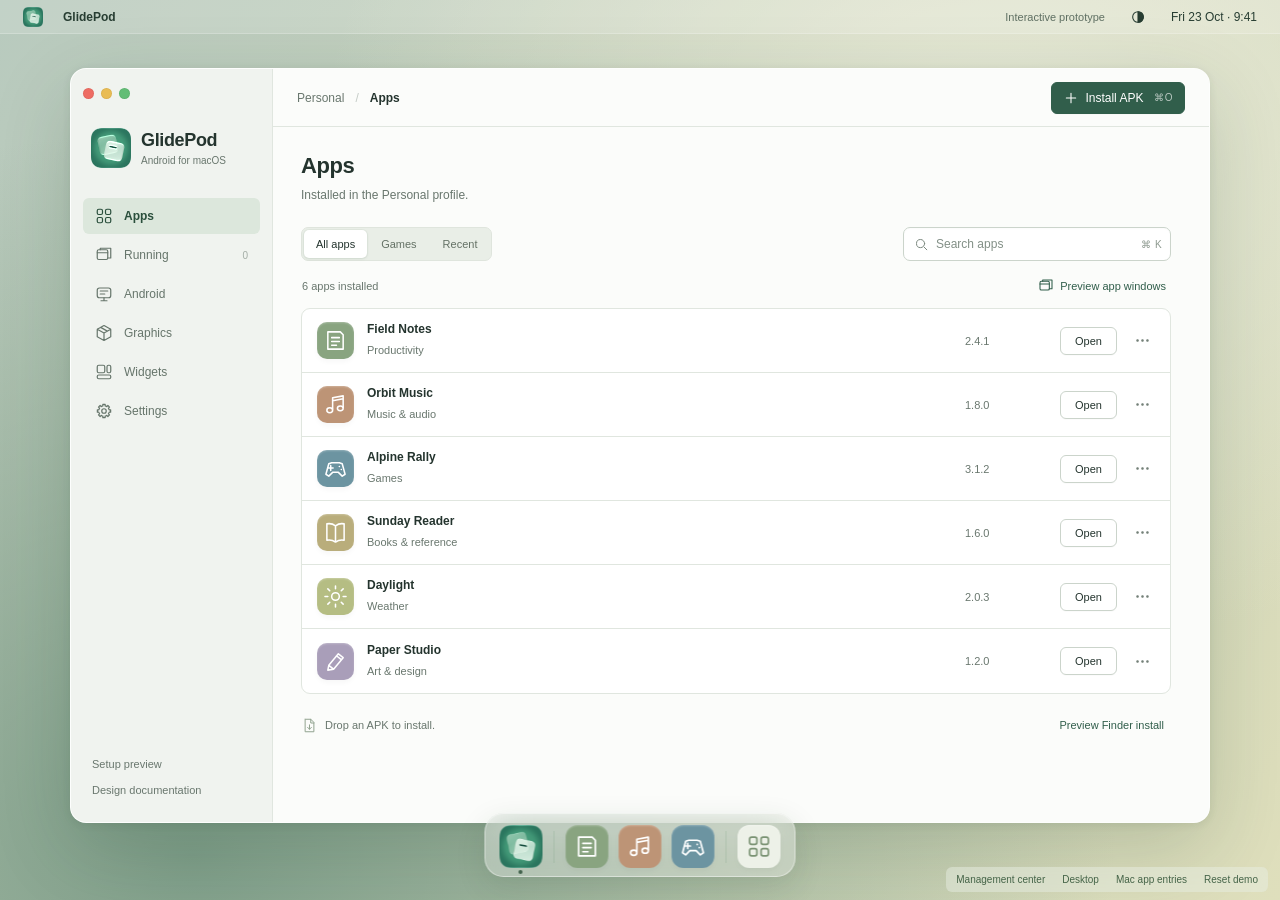
<file: .agents/prototype/index.html>
<!doctype html>
<html lang="en">
<head>
  <meta charset="utf-8">
  <meta name="viewport" content="width=device-width,initial-scale=1">
  <meta name="color-scheme" content="light dark">
  <title>GlidePod — interactive product prototype</title>
  <link rel="icon" type="image/png" href="assets/glidepod-icon-light.png">
  <link rel="stylesheet" href="styles.css">
  <link rel="stylesheet" href="controls.css">
</head>
<body>
  <header class="macbar"><div><img class="brand-mark small" src="assets/glidepod-icon-light.png" alt=""><strong>GlidePod</strong></div><div><span class="demo-badge">Interactive prototype</span><button id="theme-button" class="bar-button" aria-label="Toggle appearance"></button><span class="menutext">Fri 23 Oct · 9:41</span></div></header>
  <main id="center" class="center-window" aria-label="GlidePod management center">
    <aside class="sidebar">
      <div class="traffic" aria-label="Window controls"><button class="red" data-action="hide-center" aria-label="Close management center"></button><button class="yellow" data-action="hide-center" aria-label="Minimize management center"></button><button class="green" data-action="expand-center" aria-label="Expand management center"></button></div>
      <div class="wordmark"><img class="brand-mark" src="assets/glidepod-icon-light.png" alt=""><div><strong>GlidePod</strong><small>Android for macOS</small></div></div>
      <nav id="navigation" aria-label="Main navigation"></nav>
      <div class="sidebar-bottom"><button class="plain sidebar-link" data-action="setup"><span>Setup preview</span></button><a class="sidebar-link" href="../README.md" target="_blank" rel="noopener"><span>Design documentation</span></a></div>
    </aside>
    <section class="workspace"><header class="toolbar"><div><span class="breadcrumb" id="profile-label">Personal</span><span class="slash">/</span><strong id="page-label">Apps</strong></div><div class="toolbar-actions"><button class="button primary" data-action="install"><svg viewBox="0 0 24 24" aria-hidden="true"><path d="M12 5v14M5 12h14"/></svg>Install APK <kbd>⌘O</kbd></button></div></header><div id="page" class="page"></div></section>
  </main>
  <section id="android-windows" aria-label="Android application windows"></section>
  <section id="widget-panels" aria-label="Live Android widget panels"></section>
  <div id="dock" class="dock" aria-label="Desktop dock"></div>
  <div class="preview-controls"><button data-action="show-center">Management center</button><button data-action="desktop">Desktop</button><button data-action="entries">Mac app entries</button><button data-action="reset">Reset demo</button></div>
  <div id="toast" class="toast" role="status" aria-live="polite"></div>
  <dialog id="dialog" aria-labelledby="dialog-title"><div id="dialog-content"></div></dialog>
  <input type="file" id="apk-file" accept=".apk" hidden>
  <script src="app.js"></script>
</body>
</html>
</file>
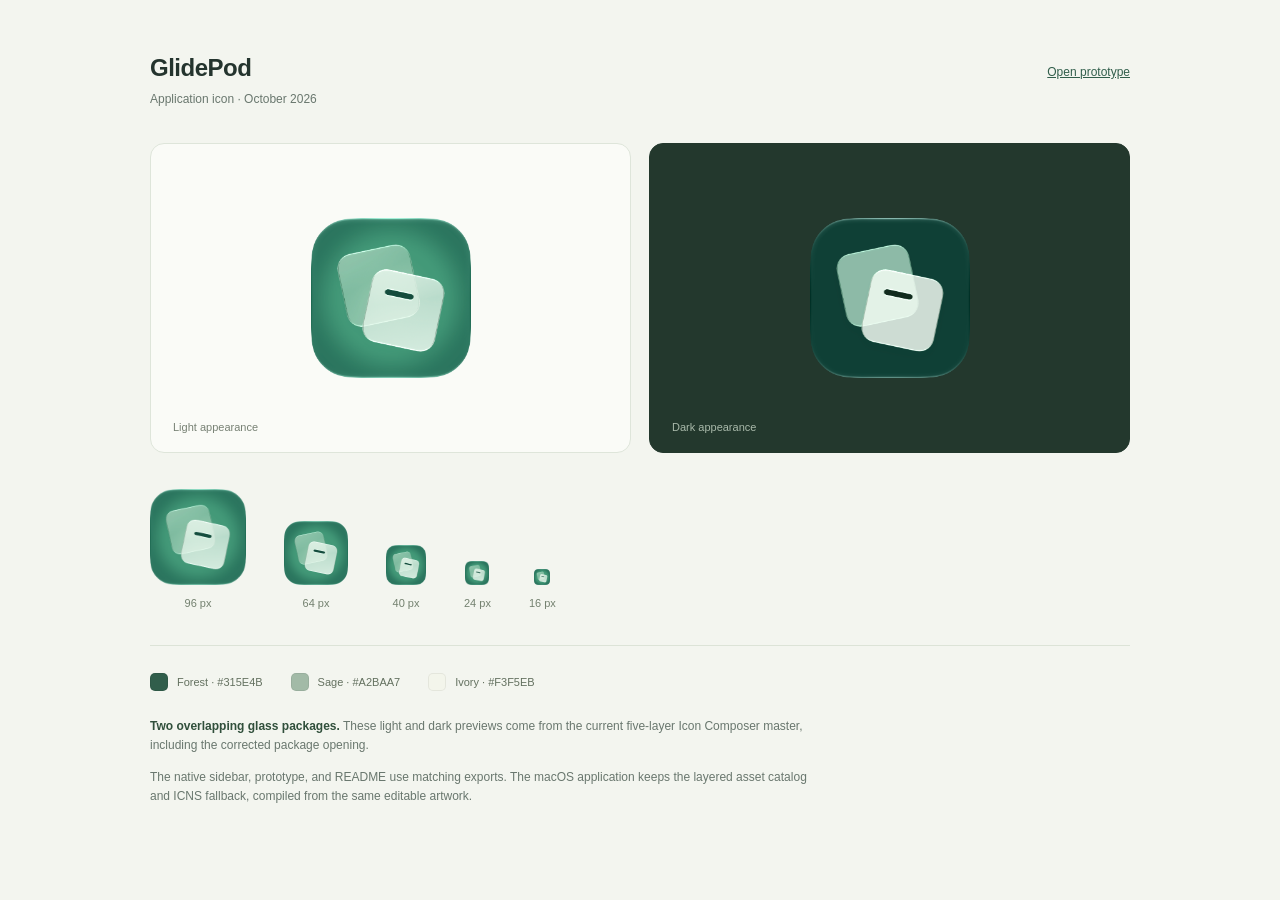
<file: .agents/prototype/assets/icon-preview.html>
<!doctype html>
<html lang="en">
<head>
  <meta charset="utf-8">
  <meta name="viewport" content="width=device-width, initial-scale=1">
  <title>GlidePod — icon study</title>
  <link rel="icon" href="glidepod-icon-light.png" type="image/png">
  <style>
    *{box-sizing:border-box}body{margin:0;padding:54px 6vw;background:#f3f5ef;color:#24342e;font:14px -apple-system,BlinkMacSystemFont,"Segoe UI",sans-serif}main{max-width:980px;margin:auto}header{display:flex;align-items:baseline;justify-content:space-between;margin-bottom:34px;gap:20px}h1{font-size:24px;font-weight:600;letter-spacing:-.5px;margin:0}p{color:#69776e;line-height:1.6}header p{font-size:12px;margin:8px 0 0}a{color:#315e4b;font-size:12px}a:focus-visible{outline:2px solid #709982;outline-offset:4px}.canvases{display:grid;grid-template-columns:1fr 1fr;gap:18px}.canvas{min-height:310px;border:1px solid #dee5da;border-radius:14px;display:grid;place-items:center;position:relative;background:#fafbf7}.canvas.dark{background:#23382d;border-color:#23382d}.canvas>img{width:160px;height:160px}.label{position:absolute;left:22px;bottom:19px;font-size:11px;color:#778174}.dark .label{color:#a9b9aa}.sizes{display:flex;gap:38px;align-items:flex-end;padding:36px 0;border-bottom:1px solid #dce3d7}.size{display:grid;justify-items:center;gap:12px;font-size:11px;color:#73806f}.symbol{margin-left:auto}.palette{display:flex;gap:28px;margin-top:27px;flex-wrap:wrap}.swatch{display:flex;align-items:center;gap:9px;font-size:11px;color:#647160}.swatch i{width:18px;height:18px;display:block;border-radius:5px;border:1px solid #00000010}footer{margin-top:26px;max-width:660px;font-size:12px}footer strong{font-weight:550;color:#304f3b}@media(max-width:650px){body{padding:28px 22px}.canvases{grid-template-columns:1fr}.canvas{min-height:250px}.sizes{gap:20px;flex-wrap:wrap}.symbol{margin-left:0}header{align-items:flex-start}header a{white-space:nowrap}}
  </style>
</head>
<body><main>
  <header><div><h1>GlidePod</h1><p>Application icon · October 2026</p></div><a href="../index.html">Open prototype</a></header>
  <div class="canvases">
    <div class="canvas"><img src="glidepod-icon-light.png" alt="GlidePod: two overlapping glass packages on a forest background"><span class="label">Light appearance</span></div>
    <div class="canvas dark"><img src="glidepod-icon-dark.png" alt="GlidePod icon on a dark background"><span class="label">Dark appearance</span></div>
  </div>
  <div class="sizes">
    <div class="size"><img src="glidepod-icon-light.png" width="96" height="96" alt="96 pixel icon"><span>96 px</span></div>
    <div class="size"><img src="glidepod-icon-light.png" width="64" height="64" alt="64 pixel icon"><span>64 px</span></div>
    <div class="size"><img src="glidepod-icon-light.png" width="40" height="40" alt="40 pixel icon"><span>40 px</span></div>
    <div class="size"><img src="glidepod-icon-light.png" width="24" height="24" alt="24 pixel icon"><span>24 px</span></div>
    <div class="size"><img src="glidepod-icon-light.png" width="16" height="16" alt="16 pixel icon"><span>16 px</span></div>
  </div>
  <div class="palette"><span class="swatch"><i style="background:#315e4b"></i>Forest · #315E4B</span><span class="swatch"><i style="background:#a2baa7"></i>Sage · #A2BAA7</span><span class="swatch"><i style="background:#f3f5eb"></i>Ivory · #F3F5EB</span></div>
  <footer><p><strong>Two overlapping glass packages.</strong> These light and dark previews come from the current five-layer Icon Composer master, including the corrected package opening.</p><p>The native sidebar, prototype, and README use matching exports. The macOS application keeps the layered asset catalog and ICNS fallback, compiled from the same editable artwork.</p></footer>
</main></body>
</html>
</file>
<file: .agents/prototype/styles.css>
:root{color-scheme:light;--bg:#fafbf9;--panel:#fff;--side:#f1f4f1;--text:#24342e;--muted:#79857e;--line:#e6ebe6;--accent:#315e4b;--accent-light:#e8f1e8;--shadow:0 26px 80px #163a2530,0 2px 8px #162b1715;--danger:#b84b46;--warn:#a66e24;--radius:13px;font-family:-apple-system,BlinkMacSystemFont,"Segoe UI",sans-serif;font-size:13px}
*{box-sizing:border-box}body{margin:0;color:var(--text);background:#b7c7ac;min-height:100vh;background-image:radial-gradient(ellipse at 78% 16%,#e8ead7 0,transparent 48%),radial-gradient(ellipse at 15% 95%,#809f8a 0,transparent 60%),linear-gradient(125deg,#b8cabe,#dfdfbc);overflow-x:hidden}button,input,select{font:inherit}button,a,input,select{-webkit-tap-highlight-color:transparent}button{cursor:pointer;color:inherit}button:disabled{opacity:.4;cursor:not-allowed}button:focus-visible,a:focus-visible,input:focus-visible,select:focus-visible{outline:3px solid #659580;outline-offset:3px}button{border:0}a{color:var(--accent);text-decoration:none}button,input,select{transition:background .15s,border-color .15s,box-shadow .15s}button:hover:not(:disabled){filter:brightness(.97)}button:active:not(:disabled){transform:translateY(1px)}h1,h2,h3,p{margin-top:0}h1{font-size:29px;letter-spacing:-1px;font-weight:650;margin-bottom:9px}h2{font-size:18px;letter-spacing:-.3px;font-weight:650}h3{font-size:14px;font-weight:650}p{line-height:1.65;color:var(--muted)}small{font-size:11px}kbd{font:10px -apple-system,sans-serif;opacity:.55;margin-left:8px}svg{width:19px;height:19px;fill:none;stroke:currentColor;stroke-width:1.6;stroke-linecap:round;stroke-linejoin:round}hr{border:0;border-top:1px solid var(--line);margin:22px 0}.macbar{height:34px;background:#ffffff38;border-bottom:1px solid #ffffff35;display:flex;align-items:center;justify-content:space-between;padding:0 23px;font-size:12px;color:#273d32}.macbar>div{display:flex;align-items:center;gap:20px}.bar-button{background:transparent;font-size:20px;padding:0}.demo-badge{font-size:9px;font-weight:700;letter-spacing:1.3px;opacity:.62}.brand-mark{background:#345d49;color:#fff;border-radius:13px;display:inline-grid;place-items:center;flex:none;width:37px;height:37px;font-family:Georgia,serif;font-size:35px;font-style:italic;line-height:1;padding:0 2px 8px 0;box-shadow:inset 0 1px 1px #ffffff50}.brand-mark.small{width:19px;height:19px;border-radius:6px;font-size:20px;padding-bottom:5px}.desktop-label{position:absolute;top:14vh;left:9vw;color:#3b5545;pointer-events:none}.desktop-label>span{font-size:10px;letter-spacing:2px;opacity:.65}.desktop-label h1{font-family:Georgia,serif;font-size:51px;font-weight:400;margin:18px 0 10px}.desktop-label p{color:#45644e}.center-window{position:relative;width:min(1140px,calc(100vw - 90px));height:min(760px,calc(100vh - 145px));min-height:560px;margin:34px auto 110px;display:flex;border-radius:16px;overflow:hidden;border:1px solid #ffffffa0;box-shadow:var(--shadow);background:var(--bg);z-index:10}.center-window.expanded{width:calc(100vw - 24px);height:calc(100vh - 100px);margin-top:12px}.sidebar{width:208px;flex:none;display:flex;flex-direction:column;background:var(--side);border-right:1px solid var(--line);padding:20px 14px}.traffic{display:flex;gap:7px;align-items:center}.traffic button{width:11px;height:11px;border-radius:50%;padding:0;box-shadow:inset 0 0 0 1px #0000000d}.red{background:#ee6c63}.yellow{background:#e9bc54}.green{background:#62bd75}.wordmark{display:flex;gap:11px;margin:31px 9px 34px;align-items:center}.wordmark strong{display:block;font-size:19px;letter-spacing:-.6px}.wordmark small{display:block;font-size:7px;letter-spacing:1.3px;margin-top:5px;color:var(--muted)}nav{display:flex;flex-direction:column;gap:5px}nav button{display:flex;align-items:center;gap:12px;text-align:left;padding:11px 13px;border-radius:8px;background:transparent;color:#66756b}nav button.active{background:#dee9df;color:#2a4f3c;font-weight:650}nav button .count{margin-left:auto;font-size:10px;opacity:.55}.sidebar-bottom{margin-top:auto}.dot{display:inline-block;width:6px;height:6px;border-radius:50%;background:#81a48b}.dot.off{background:#9aa39c}.dot.warn{background:#c18d49}.sidebar-link{padding:8px 11px;display:flex;gap:9px;background:transparent;font-size:11px;color:var(--muted);text-align:left}.build-label{display:block;color:#a3ada5;letter-spacing:1px;font-size:8px;padding:16px 11px 0}.workspace{flex:1;min-width:0;display:flex;flex-direction:column}.toolbar{height:68px;flex:none;border-bottom:1px solid var(--line);display:flex;align-items:center;justify-content:space-between;padding:0 30px;font-size:11px}.toolbar>div{display:flex;align-items:center;gap:13px}.breadcrumb{color:var(--muted)}.slash{color:#c4cbc6}.toolbar-actions{gap:13px!important}.button{padding:9px 14px;border-radius:7px;font-size:11px;font-weight:550;background:var(--panel);border:1px solid var(--line);display:inline-flex;align-items:center;justify-content:center;gap:5px;white-space:nowrap;min-height:33px}.button.primary{background:var(--accent);color:white;border-color:var(--accent)}.button.soft{background:var(--accent-light);border-color:transparent;color:var(--accent)}.button.danger{color:var(--danger);border-color:#dfb9b5}.button.link{border:0;color:var(--accent);background:transparent;padding:6px}.icon-button{background:transparent;border-radius:6px;font-size:18px;color:var(--muted);padding:6px}.plain{background:transparent}.page{padding:29px 31px 26px;overflow:auto;flex:1;scrollbar-width:thin}.eyebrow{font-size:9px;letter-spacing:1.7px;font-weight:650;color:#84918a;margin-bottom:12px}.page-heading{display:flex;justify-content:space-between;gap:16px;align-items:flex-end;margin-bottom:24px}.page-heading p{font-size:12px;margin:0}.page-heading h1{margin-bottom:8px}.title-aside{font-size:10px;color:var(--muted);padding-bottom:4px;white-space:nowrap}.hero{display:flex;align-items:center;justify-content:space-between;background:#eaf0e7;border:1px solid #e1e9df;border-radius:12px;padding:24px 25px;margin-bottom:26px;overflow:hidden;position:relative;min-height:142px}.hero h2{font-size:20px;margin-bottom:7px;letter-spacing:-.6px}.hero p{font-size:11px;max-width:290px;margin-bottom:13px;color:#748376}.hero-art{width:175px;height:114px;position:relative;flex:none;margin:0 7px}.mini-window{position:absolute;width:89px;height:97px;background:#fdfefb;border-radius:9px;box-shadow:0 10px 25px #305b3920;border:1px solid #d8e3d4;transform:rotate(-8deg);left:7px;top:3px;padding:11px}.mini-window.front{left:75px;top:19px;transform:rotate(9deg);background:#f5f4e9}.mini-window .tiny-bar{width:25px;height:4px;background:#dbe6d8;border-radius:3px;margin-bottom:14px}.tiny-icon{width:30px;height:30px;background:#8dac87;border-radius:9px;display:grid;place-items:center;color:#fff;font-size:18px;margin:0 auto 12px}.tiny-lines{height:3px;background:#dce5d9;border-radius:4px;margin:6px auto;width:80%}.library-tools{display:flex;align-items:center;justify-content:space-between;margin-bottom:20px;gap:10px}.segmented{display:inline-flex;padding:3px;background:var(--side);border-radius:8px;gap:2px}.segmented button{background:transparent;border-radius:6px;font-size:10px;color:var(--muted);padding:6px 11px}.segmented button.active{background:var(--panel);box-shadow:0 1px 4px #163a2512;color:var(--text);font-weight:600}.search{position:relative}.search input{width:195px;padding:8px 12px 8px 28px;border:1px solid var(--line);border-radius:7px;background:var(--panel);color:var(--text);font-size:10px}.search span{position:absolute;left:10px;top:8px;color:var(--muted)}.app-grid{display:grid;grid-template-columns:repeat(3,minmax(0,1fr));gap:12px}.app-card{border:1px solid var(--line);background:var(--panel);padding:17px;border-radius:11px;position:relative;min-width:0;transition:transform .15s,box-shadow .15s}.app-card:hover{transform:translateY(-2px);box-shadow:0 7px 18px #2347350a}.app-card-head{display:flex;align-items:flex-start;justify-content:space-between;margin-bottom:15px}.app-icon{width:43px;height:43px;flex:none;display:grid;place-items:center;border-radius:12px;box-shadow:inset 0 1px 2px #ffffff45,0 3px 5px #00000008;color:#fff;font-size:22px}.app-icon svg{width:25px;height:25px;stroke-width:1.6}.app-card h3{font-size:12px;margin:0 0 5px;overflow:hidden;text-overflow:ellipsis;white-space:nowrap}.app-card p{font-size:10px;margin:0}.app-card-foot{display:flex;justify-content:space-between;align-items:center;margin-top:15px;gap:7px}.app-card-foot .button{font-size:10px;padding:5px 12px;min-height:27px}.tag{font-size:8px;color:var(--muted);display:inline-flex;align-items:center;gap:5px}.tag.live{color:#638269}.more{background:transparent;font-size:16px;letter-spacing:1px;color:#9ba59e;padding:0 2px}.install-strip{margin-top:20px;display:flex;align-items:center;gap:12px;border:1px dashed #d1dbd2;border-radius:9px;padding:13px 16px;color:var(--muted);font-size:10px}.install-strip svg{color:#91a38f}.install-strip button{margin-left:auto;font-size:10px;white-space:nowrap}.center-footer{height:34px;flex:none;border-top:1px solid var(--line);display:flex;justify-content:space-between;padding:0 25px;align-items:center;font-size:9px;color:#94a096;background:var(--bg)}.center-footer>span:first-child{display:flex;align-items:center;gap:7px}.card{background:var(--panel);border:1px solid var(--line);border-radius:12px;padding:20px;margin-bottom:17px}.card h2{font-size:14px;margin-bottom:6px}.card>p{font-size:11px;margin-bottom:18px}.card-head{display:flex;align-items:center;justify-content:space-between;gap:10px;margin-bottom:16px}.card-head h2{margin:0}.row{display:flex;align-items:center;justify-content:space-between;gap:18px;padding:15px 0;border-bottom:1px solid var(--line)}.row:last-child{border-bottom:0;padding-bottom:0}.row:first-child{padding-top:0}.row strong{font-size:12px;display:block;margin-bottom:5px}.row p{margin:0;font-size:10px;max-width:390px}.row-actions{display:flex;align-items:center;gap:8px;flex:none}.stat-grid{display:grid;grid-template-columns:repeat(3,1fr);gap:12px;margin:20px 0}.stat{padding:16px;border:1px solid var(--line);border-radius:10px;background:var(--panel)}.stat>span{font-size:10px;color:var(--muted)}.stat strong{display:block;font-size:24px;letter-spacing:-1px;margin:9px 0}.stat small{font-size:9px;color:var(--muted)}.state-pill{display:inline-flex;gap:6px;align-items:center;padding:5px 9px;border-radius:30px;background:var(--accent-light);font-size:10px;color:var(--accent)}.state-pill.off{background:var(--side);color:var(--muted)}.notice{border-radius:8px;background:#f6f1e6;color:#9b7b46;padding:12px 14px;font-size:11px;line-height:1.65;margin:15px 0}.notice.info{background:var(--accent-light);color:#5c7b63}.notice.error{background:#f9ebe9;color:#a65c55}.two-columns{display:grid;grid-template-columns:1fr 1fr;gap:15px}.two-columns .card{margin:0}.setting-input{border:1px solid var(--line);border-radius:6px;background:var(--bg);color:var(--text);padding:7px 9px;font-size:11px;max-width:180px}.toggle{position:relative;width:32px;height:19px;background:#d3dad3;border-radius:20px;padding:2px;flex:none}.toggle:after{content:"";position:absolute;left:2px;top:2px;background:#fff;border-radius:50%;width:15px;height:15px;box-shadow:0 1px 3px #0002;transition:left .15s}.toggle[aria-checked=true]{background:#4e775e}.toggle[aria-checked=true]:after{left:15px}.choices{display:grid;grid-template-columns:repeat(3,1fr);gap:10px;margin-top:18px}.choice{text-align:left;border:1px solid var(--line);background:var(--bg);padding:15px;border-radius:9px}.choice.active{border-color:#83a68e;background:var(--accent-light)}.choice strong{display:block;font-size:11px;margin-bottom:8px}.choice small{font-size:9px;color:var(--muted);line-height:1.5}.code-line{font:10px ui-monospace,SFMono-Regular,monospace;color:var(--muted);padding:11px;background:var(--bg);border-radius:7px;overflow-wrap:anywhere}.empty{text-align:center;padding:45px 15px}.empty h2{margin-top:15px}.empty p{font-size:12px}.running-row{display:flex;align-items:center;gap:13px}.running-row .row-actions{margin-left:auto}.widget-preview{background:#edf0e1;border-radius:13px;padding:18px;min-height:130px;color:#4e6646;margin:18px 0}.widget-preview strong{font-size:34px;display:block;letter-spacing:-1px}.widget-preview small{font-size:10px}.widget-preview.weather{background:linear-gradient(145deg,#e8ecda,#d6e2cf)}.widget-preview.music{background:#e9e3d9;color:#8a725c}.widget-preview .widget-symbol{float:right;font-size:40px;opacity:.65}.widget-card .button{width:100%}.desktop-widget{position:absolute;width:230px;top:130px;right:40px;z-index:8;border-radius:17px;box-shadow:0 10px 40px #233c2920;background:#e3e9d8;padding:18px;color:#476444}.desktop-widget .widget-preview{margin:0;padding:3px 0;background:transparent;min-height:100px}.widget-top{display:flex;justify-content:space-between;font-size:10px;align-items:center;margin-bottom:8px}.widget-top button{background:transparent;color:inherit;font-size:17px}.desktop-widget small{font-size:9px}.dock{position:fixed;left:50%;bottom:23px;transform:translateX(-50%);display:flex;gap:10px;align-items:center;padding:11px 14px 8px;border-radius:19px;background:#ffffff50;border:1px solid #ffffff70;box-shadow:0 10px 30px #23432b20;backdrop-filter:blur(20px);z-index:700}.dock button{background:transparent;padding:0;position:relative}.dock .app-icon,.dock .brand-mark{width:43px;height:43px}.dock .dot{position:absolute;bottom:-6px;left:19px;width:4px;height:4px;background:#42624c}.dock-divider{height:32px;width:1px;background:#7193743c;margin:0 1px}.preview-controls{position:fixed;bottom:8px;right:12px;display:flex;gap:3px;z-index:701;padding:3px;border-radius:6px;background:#e8eee35c;backdrop-filter:blur(10px)}.preview-controls button{background:transparent;padding:4px 7px;font-size:9px;color:#456448;border-radius:3px}.toast{position:fixed;left:50%;bottom:105px;transform:translateX(-50%) translateY(20px);background:#263d31f2;border:1px solid #ffffff25;color:#f8fcf6;box-shadow:0 10px 30px #1232;border-radius:9px;padding:12px 19px;z-index:10000;font-size:12px;opacity:0;pointer-events:none;transition:opacity .2s,transform .2s;max-width:90vw}.toast.show{opacity:1;transform:translateX(-50%) translateY(0)}dialog{width:470px;border:1px solid var(--line);border-radius:16px;padding:27px;background:var(--panel);color:var(--text);box-shadow:0 30px 100px #0a251b50;max-height:88vh;overflow:auto}dialog::backdrop{background:#2033293a;backdrop-filter:blur(5px)}dialog h2{font-size:21px;margin:10px 0}dialog p{font-size:12px}dialog .dialog-top{display:flex;justify-content:space-between;align-items:center}dialog .dialog-actions{display:flex;justify-content:flex-end;gap:8px;margin-top:24px}dialog .row{padding:10px 0}dialog .row span{font-size:11px;color:var(--muted)}dialog .row strong{font-size:11px;margin:0;text-align:right;overflow-wrap:anywhere}dialog label{display:block;font-size:11px;color:var(--muted);margin:13px 0 5px}dialog select{width:100%;max-width:none}dialog .close-dialog{background:var(--side);border-radius:50%;width:25px;height:25px;font-size:16px;color:var(--muted)}.file-drop{padding:25px 15px;border:1px dashed #b8c9bc;background:var(--bg);border-radius:10px;text-align:center}.file-drop svg{width:30px;height:30px;margin-bottom:12px;color:#72997d}.file-drop strong{display:block;margin-bottom:8px;font-size:13px}.file-drop p{font-size:10px;margin-bottom:13px}.progress-track{height:6px;background:var(--side);border-radius:10px;margin:20px 0;overflow:hidden}.progress-track>div{height:100%;width:10%;background:#6e9879;transition:width .4s;border-radius:10px}.step-list{list-style:none;margin:18px 0 0;padding:0}.step-list li{font-size:12px;padding:10px 0;color:var(--muted);border-bottom:1px solid var(--line)}.step-list li:before{content:"✓";margin-right:12px;color:#769c7c}.entries-grid{display:grid;grid-template-columns:repeat(3,1fr);gap:23px 15px;padding:20px 0}.entries-grid button{display:flex;align-items:center;flex-direction:column;gap:10px;background:transparent;font-size:11px}.entries-grid .app-icon{width:52px;height:52px}.android-window{position:absolute;top:120px;left:22%;width:345px;height:520px;min-width:260px;min-height:300px;background:var(--panel);border:1px solid #ffffffb0;border-radius:13px;overflow:hidden;box-shadow:var(--shadow);resize:both;display:flex;flex-direction:column;z-index:30}.android-window.game{width:650px;height:415px}.android-window.maximized{position:fixed!important;left:15px!important;top:45px!important;width:calc(100vw - 30px)!important;height:calc(100vh - 140px)!important}.window-title{height:39px;flex:none;background:var(--side);border-bottom:1px solid var(--line);display:flex;align-items:center;padding:0 12px;gap:9px;user-select:none;cursor:grab;touch-action:none}.window-title .traffic{gap:6px}.window-title .traffic button{width:10px;height:10px}.window-title>strong{font-size:10px;text-align:center;flex:1}.window-title>.plain{font-size:14px;color:var(--muted);padding:2px 5px}.android-content{flex:1;overflow:auto;background:#fdfcf8;color:#3f453c}.android-footer{height:23px;flex:none;display:flex;align-items:center;justify-content:space-between;padding:0 11px;font-size:8px;background:var(--side);color:var(--muted)}.note-screen{padding:23px}.note-screen .eyebrow{font-size:8px}.note-screen h2{font:29px Georgia,serif;letter-spacing:-.7px}.note-screen p{font-size:11px;color:#8c8b7c}.note-line{padding:17px 0;border-top:1px solid #eae8de}.note-line strong{font-size:12px;display:block;margin-bottom:7px}.note-line p{font-size:10px;margin:0;line-height:1.6}.note-input{width:100%;border:0;border-bottom:1px solid #d9ddcd;padding:10px 0;background:transparent;color:#59654c;font-size:11px;outline-offset:2px}.music-screen{padding:22px;background:#f7f0e9;min-height:100%;color:#735c4d}.album-art{height:180px;border-radius:10px;background:radial-gradient(circle at 30% 60%,#b5bd9a 0 25%,transparent 26%),radial-gradient(circle at 70% 25%,#c58b6f 0 32%,transparent 33%),linear-gradient(25deg,#a79f85,#ded1b7);position:relative;overflow:hidden;margin:15px 0 22px}.album-art:after{content:"slow\a mornings";white-space:pre;font:italic 36px Georgia,serif;position:absolute;left:20px;bottom:20px;color:#fff9;line-height:.95}.music-screen h2{font-size:18px}.play-controls{display:flex;justify-content:center;gap:30px;align-items:center;margin:20px 0}.play-controls button{background:transparent;color:#826654;font-size:20px}.play-controls .play{border-radius:50%;background:#a88b6e;color:#fff;width:46px;height:46px}.music-progress{height:3px;background:#e1d5c5;margin-top:22px}.music-progress:before{content:"";display:block;width:34%;height:3px;background:#ad8b6d}.game-screen{height:100%;min-height:260px;background:linear-gradient(#a9c6c0 0 56%,#d4d8ba 56%);position:relative;overflow:hidden;color:#fff}.game-screen .sun{position:absolute;right:18%;top:13%;width:52px;height:52px;border-radius:50%;background:#fff4cb;box-shadow:0 0 50px #f7f2ca60}.mountain{position:absolute;width:260px;height:260px;background:#8ea89b;transform:rotate(45deg);left:30px;top:41%;border-radius:10px}.mountain.second{left:240px;top:31%;background:#a0b7a7}.road{position:absolute;bottom:-5%;left:27%;width:46%;height:50%;background:#7c9084;clip-path:polygon(44% 0,56% 0,100% 100%,0 100%)}.road:after{content:"";position:absolute;left:49%;width:3px;top:0;bottom:0;background:repeating-linear-gradient(to bottom,#e8e1b9 0 18px,transparent 18px 40px);animation:road 1s linear infinite}.car{position:absolute;bottom:28px;left:calc(50% - 20px);width:40px;height:57px;border-radius:10px 10px 8px 8px;background:#d47456;border:3px solid #b76a50;box-shadow:0 6px 9px #30413250;transition:left .12s}.car:before{content:"";position:absolute;left:4px;right:4px;top:8px;height:16px;border-radius:4px;background:#b9cdba}.game-hud{position:absolute;top:20px;left:24px;right:24px;display:flex;justify-content:space-between;font-size:10px;letter-spacing:1px}.game-caption{position:absolute;bottom:14px;left:18px;font-size:9px;color:#e7eddf}.game-capture{position:absolute;bottom:13px;right:15px;background:#f1f3dfc9;padding:7px 12px;font-size:9px;color:#425644;border-radius:5px}.game-hud strong{font-size:25px;display:block;letter-spacing:-1px;margin-top:6px}.game-error{padding:35px;text-align:center;background:var(--panel);color:var(--text);height:100%}.reading-screen{padding:25px;background:#f1f1e6;min-height:100%}.reading-screen h2{font:27px Georgia,serif;color:#585f4e}.reading-screen p{font:13px/1.9 Georgia,serif;color:#7c806d}.article-rule{width:35px;height:2px;background:#b2b89c;margin:25px 0}.drop-active:after{content:"Drop an APK to preview installation";display:grid;place-items:center;position:fixed;inset:40px 30px 85px;border:3px dashed #527c5e;background:#e5eee8ed;border-radius:20px;color:#34593e;font-size:26px;z-index:9000;pointer-events:none}.mobile-only{display:none}
@keyframes road{to{background-position:0 40px}}@media(prefers-reduced-motion:reduce){*,*:before,*:after{animation:none!important;transition:none!important}}
.wordmark small{white-space:nowrap;letter-spacing:1px}
body.dark nav button{color:#acb8aa}body.dark .button.primary{background:#91b39a;border-color:#91b39a;color:#1c3022}body.dark .button.soft{color:#b4d4ba}body.dark .desktop-widget .button.soft{color:#d0e6d3}
@media(min-width:1500px){.center-window:not(.expanded){height:min(760px,calc(100vh - 200px));min-height:500px}}
body.dark{color-scheme:dark;--bg:#202923;--panel:#28322b;--side:#242e27;--text:#e0e7dd;--muted:#98a596;--line:#374239;--accent:#6d977a;--accent-light:#334536;background:#273d31;background-image:radial-gradient(ellipse at 80% 20%,#5b6850,transparent 60%)}body.dark .macbar{color:#d6dfcf}body.dark .hero{background:#344431;border-color:#3c5038}body.dark .hero p{color:#a4b09a}body.dark nav button.active{background:#3a503e;color:#c5dbc6}body.dark .notice{background:#463e2f;color:#d0b78a}body.dark .notice.error{background:#493330;color:#db9d95}body.dark .preview-controls{background:#233a2ec9}body.dark .preview-controls button{color:#c7dcc8}body.dark .desktop-label{color:#b3c8ac}body.dark .desktop-label p{color:#94ad90}
@media(min-width:1500px){.center-window{margin-top:65px}}@media(max-height:780px) and (min-width:701px){.center-window{margin-top:20px;min-height:520px;height:calc(100vh - 125px)}.page{padding-top:24px}.hero{padding:17px 23px;min-height:125px}.hero-art{height:101px;transform:scale(.9)}.app-card{padding:13px}.app-card-head{margin-bottom:10px}.app-card-foot{margin-top:12px}.page-heading{margin-bottom:18px}}@media(max-width:980px){.center-window{width:calc(100vw - 35px)}.sidebar{width:170px;padding:19px 10px}.wordmark{gap:7px;margin-left:5px}.wordmark strong{font-size:17px}.wordmark small{font-size:6px}.page{padding:25px 22px}.toolbar{padding:0 22px}.hero-art{width:140px;transform:scale(.85);transform-origin:right}.app-card{padding:12px}.app-card-foot .tag{font-size:7px}.title-aside{display:none}.search input{width:155px}.preview-controls{bottom:2px}.preview-controls button{font-size:8px;padding:3px 5px}}@media(max-width:700px){.macbar{padding:0 12px}.macbar>div{gap:10px}.menutext{display:none}.demo-badge{font-size:7px;letter-spacing:.7px}.center-window{width:calc(100vw - 18px);height:calc(100dvh - 133px);min-height:440px;margin:12px auto 90px;border-radius:12px}.sidebar{width:57px;padding:16px 7px}.sidebar>.traffic{gap:3px}.sidebar>.traffic button{width:8px;height:8px}.wordmark{margin:22px 3px}.wordmark .brand-mark{width:32px;height:32px;font-size:30px}.wordmark>div,.sidebar nav .nav-label,.sidebar nav .count,.sidebar-bottom{display:none}nav button{padding:11px;justify-content:center}.toolbar{height:56px;padding:0 15px}.toolbar .breadcrumb,.toolbar .slash,.toolbar kbd{display:none}.toolbar-actions{gap:5px!important}.page{padding:22px 16px}.page-heading h1{font-size:25px}.page-heading p{font-size:11px}.hero{padding:18px;min-height:135px}.hero h2{font-size:18px}.hero p{font-size:10px}.hero-art{display:none}.app-grid{grid-template-columns:repeat(2,minmax(0,1fr));gap:9px}.app-card h3{font-size:11px}.app-card p{font-size:9px}.app-card-foot{flex-wrap:wrap;gap:8px}.app-card-foot .tag{font-size:8px}.app-card .app-icon{width:37px;height:37px}.library-tools{align-items:stretch;flex-direction:column;gap:12px}.search input{width:100%}.segmented{align-self:flex-start}.install-strip{flex-wrap:wrap}.install-strip button{margin-left:0}.center-footer{padding:0 12px;font-size:8px}.center-footer>span:last-child{display:none}.two-columns,.choices{grid-template-columns:1fr}.stat-grid{gap:7px}.stat{padding:12px 8px}.stat strong{font-size:21px}.stat>span,.stat small{font-size:8px}.card{padding:15px}.row{gap:12px;flex-wrap:wrap}.row p{font-size:10px}.row-actions{flex-shrink:1}.running-row{flex-wrap:wrap}.running-row .row-actions{width:100%;margin-left:0}.android-window,.android-window.game{left:10px!important;top:64px!important;width:calc(100vw - 20px)!important;max-width:calc(100vw - 20px);height:min(560px,calc(100dvh - 170px));resize:none;min-width:0}.desktop-widget{right:20px;top:100px}.preview-controls{left:10px;right:10px;bottom:3px;justify-content:center}.preview-controls button{font-size:9px}.dock{bottom:29px;gap:8px;padding:9px 11px 7px}.dock .app-icon,.dock .brand-mark{width:36px;height:36px}.dock .brand-mark{font-size:32px}.desktop-label{left:24px;right:24px;top:20vh}.desktop-label h1{font-size:38px}.desktop-label>span{font-size:7px}dialog{width:calc(100vw - 30px);padding:22px}.toolbar .button{font-size:10px;padding:8px 10px}.notice{font-size:10px}.choice{padding:12px}.choice strong{margin-bottom:5px}.widget-preview{min-height:110px}}
</file>
<file: .agents/prototype/controls.css>
/* Management UI: compact controls and content hierarchy. Guest demo scenes remain in styles.css. */
:root {
  --bg: #fbfcfa;
  --side: #f0f3ef;
  --muted: #69776e;
  --line: #e0e6df;
  --control-line: #cbd4cb;
  --control-hover: #f1f5ef;
  --focus: #709982;
  --focus-halo: #70998230;
}
[hidden] { display: none !important; }
button { -webkit-user-select: none; user-select: none; }
button:hover:not(:disabled) { filter: none; }
button:active:not(:disabled) { transform: none; }
button:focus-visible, a:focus-visible, select:focus-visible {
  outline: 2px solid var(--focus);
  outline-offset: 2px;
}
.brand-mark, .brand-mark.small, .dock .brand-mark, .wordmark .brand-mark {
  display: block;
  padding: 0;
  background: none;
  border-radius: 0;
  box-shadow: none;
  object-fit: contain;
}
.brand-mark { width: 40px; height: 40px; }
.brand-mark.small { width: 20px; height: 20px; }
.wordmark { gap: 10px; margin: 29px 8px 30px; }
.wordmark strong { font-size: 18px; font-weight: 600; letter-spacing: -.35px; }
.wordmark small { margin-top: 4px; font-size: 10px; letter-spacing: 0; }
.macbar { background: #ffffff24; }
.demo-badge { font-size: 11px; letter-spacing: 0; font-weight: 400; opacity: .7; }
.bar-button { display: grid; place-items: center; height: 26px; width: 26px; border-radius: 5px; }
.bar-button svg { width: 16px; height: 16px; }
.sidebar { width: 202px; padding: 19px 12px; }
nav { gap: 3px; }
nav button { min-height: 36px; padding: 8px 12px; font-size: 12px; gap: 11px; border-radius: 6px; }
nav button svg { width: 18px; height: 18px; }
nav button:hover { background: #e5ebe3; }
nav button.active { background: #dce7dc; font-weight: 550; }
.sidebar-link { padding: 7px 9px; font-size: 11px; }
.sidebar-link:hover { color: var(--text); }
.toolbar { height: 58px; padding: 0 24px; font-size: 12px; background: #fbfcfa; }
.toolbar > div { gap: 11px; }
.toolbar-actions { gap: 8px !important; }
.toolbar strong { font-weight: 600; }
.button {
  min-height: 32px;
  padding: 6px 11px;
  border: 1px solid var(--control-line);
  border-radius: 6px;
  font-size: 12px;
  font-weight: 500;
  gap: 6px;
  line-height: 18px;
  box-shadow: 0 1px 1px #17251b05;
}
.button svg { width: 16px; height: 16px; flex: none; }
.button:hover:not(:disabled) { background: var(--control-hover); border-color: #acbcae; }
.button:active:not(:disabled) { background: #e4ebe2; }
.button.primary { background: #315e4b; border-color: #315e4b; color: #fff; }
.button.primary:hover:not(:disabled) { background: #284e3e; border-color: #284e3e; }
.button.soft { box-shadow: none; border: 1px solid transparent; }
.button.link { box-shadow: none; }
kbd { margin-left: 5px; font-size: 10px; opacity: .65; letter-spacing: .4px; }
.page { padding: 26px 28px 30px; scrollbar-gutter: stable; }
.page-heading { align-items: flex-start; margin-bottom: 23px; }
.page-heading h1 { font-size: 22px; line-height: 1.2; font-weight: 600; letter-spacing: -.45px; margin-bottom: 7px; }
.page-heading p { font-size: 12px; line-height: 1.5; }
.page-heading .eyebrow { display: none; }
.title-aside { font-size: 11px; padding-top: 5px; }
.library-tools { gap: 18px; margin-bottom: 12px; }
.segmented { padding: 2px; border: 1px solid #dfe5dd; border-radius: 7px; background: #e9eee7; }
.segmented button { min-height: 28px; font-size: 11px; padding: 4px 12px; border-radius: 5px; color: #647165; }
.segmented button.active { color: var(--text); font-weight: 500; box-shadow: 0 1px 3px #223c2918,0 0 0 1px #a3b3a019; }
.segmented button:not(.active):hover { color: var(--text); background: #e1e8de; }
.search {
  display: flex;
  align-items: center;
  gap: 7px;
  min-width: 150px;
  width: 268px;
  height: 34px;
  border: 1px solid var(--control-line);
  border-radius: 7px;
  padding: 0 8px 0 10px;
  background: var(--panel);
  box-shadow: inset 0 1px 2px #22392a05;
  transition: border-color .12s, box-shadow .12s;
}
.search:hover { border-color: #aebdaf; }
.search:focus-within { border-color: var(--focus); box-shadow: 0 0 0 3px var(--focus-halo); }
.search > svg { width: 15px; height: 15px; flex: none; color: #7c897f; }
.search input {
  width: 100%; min-width: 0; height: 30px;
  padding: 0; border: 0; border-radius: 0; background: transparent;
  box-shadow: none; color: var(--text); font-size: 12px; outline: none;
}
.search input:focus-visible { outline: none; }
.search input::placeholder { color: #839087; opacity: 1; }
.search input::-webkit-search-cancel-button { display: none; }
.search kbd { flex: none; margin: 0; color: #8c988e; opacity: 1; font-size: 10px; }
.search-clear { display: grid; place-items: center; background: none; color: #849087; width: 23px; height: 24px; border-radius: 4px; padding: 0; flex: none; }
.search-clear:hover { background: var(--side); color: var(--text); }
.search-clear svg { width: 15px; height: 15px; }
.library-meta { display: flex; justify-content: space-between; align-items: center; margin: 0 1px 10px; color: var(--muted); font-size: 11px; min-height: 24px; }
.library-meta .button { font-size: 11px; min-height: 25px; padding: 2px 4px; }
.app-grid { display: flex; flex-direction: column; gap: 0; border: 1px solid var(--line); border-radius: 9px; background: var(--panel); overflow: hidden; }
.app-card {
  display: flex; align-items: center; gap: 13px; min-height: 64px;
  padding: 12px 15px; border: 0; border-bottom: 1px solid var(--line);
  border-radius: 0; background: transparent; transition: background .12s;
}
.app-card:last-child { border-bottom: 0; }
.app-card:hover { transform: none; box-shadow: none; background: #f6f8f3; }
.app-card .app-icon { width: 37px; height: 37px; border-radius: 10px; }
.app-card .app-icon svg { width: 23px; height: 23px; }
.app-info { flex: 1; min-width: 0; }
.app-card h3 { font-size: 12px; font-weight: 550; margin-bottom: 5px; }
.app-card p { font-size: 11px; }
.app-status { width: 82px; color: var(--muted); font-size: 11px; display: flex; align-items: center; gap: 5px; }
.app-status.live { color: #527b5c; }
.app-card > .button { min-width: 57px; min-height: 28px; padding: 4px 9px; font-size: 11px; }
.more { width: 25px; height: 28px; display: grid; place-items: center; border-radius: 5px; color: var(--muted); }
.more:hover { background: #e7eee4; color: var(--text); }
.more svg { width: 17px; height: 17px; }
.install-strip { border: 0; margin: 12px 0 0; padding: 3px 1px; min-height: 30px; font-size: 11px; gap: 8px; }
.install-strip svg { width: 15px; height: 15px; }
.install-strip .button { font-size: 11px; }
.empty { padding: 37px 20px; width: 100%; }
.empty h2 { font-size: 15px; font-weight: 550; }
.empty p { margin-bottom: 16px; }
.card { border-radius: 9px; padding: 18px; margin-bottom: 16px; }
.card h2 { font-size: 13px; font-weight: 600; }
.card > p { font-size: 12px; line-height: 1.55; }
.card-head { margin-bottom: 15px; }
.row { padding: 14px 0; }
.row strong { font-size: 12px; font-weight: 550; }
.row p { font-size: 11px; line-height: 1.5; }
.setting-input { min-height: 31px; padding: 5px 30px 5px 10px; font-size: 12px; border-color: var(--control-line); background-color: var(--panel); color: var(--text); }
.toggle { width: 32px; height: 20px; border: 1px solid #ccd5cc; background: #d6ded4; }
.toggle:after { top: 1px; left: 1px; width: 16px; height: 16px; }
.toggle[aria-checked=true] { background: #4e775e; border-color: #4e775e; }
.toggle[aria-checked=true]:after { left: 13px; }
.stat { border-radius: 8px; }
.stat strong { font-size: 22px; font-weight: 550; letter-spacing: -.5px; }
.stat > span { font-size: 10px; letter-spacing: .3px; }
.notice { font-size: 11px; border-radius: 6px; line-height: 1.55; }
.notice.info { background: #edf2ea; color: #5a705f; }
.choice { border-radius: 7px; }
.choice strong { font-size: 12px; font-weight: 550; }
.choice small { font-size: 11px; }
.two-columns { gap: 16px; }
.widget-app { display: flex; gap: 10px; align-items: center; }
.widget-app .app-icon { width: 30px; height: 30px; border-radius: 8px; }
.widget-app .app-icon svg { width: 19px; height: 19px; }
.widget-app h2 { margin: 0 0 4px; }
.widget-app p { font-size: 11px; margin: 0; }
.widget-preview { min-height: 145px; margin: 18px 0 14px; border-radius: 12px; padding: 18px; }
.widget-preview small { font-size: 11px; }
.widget-preview strong { margin: 10px 0 5px; font-weight: 550; }
.widget-preview .widget-symbol { float: right; color: #879b78; padding-top: 21px; }
.widget-symbol svg { width: 35px; height: 35px; stroke-width: 1.4; }
.widget-preview.music .widget-symbol { color: #ae9c88; }
.widget-preview.music strong { font-size: 22px; margin: 17px 0 10px; letter-spacing: -.5px; }
.widget-preview.weather { background: #e4ebda; }
.widget-actions { display: flex; align-items: center; justify-content: space-between; gap: 10px; }
.widget-actions > span { font-size: 11px; color: var(--muted); display: flex; align-items: center; gap: 5px; }
.widget-card .button { width: auto; min-height: 30px; font-size: 11px; }
.widget-preferences { margin-top: 20px; }
.widget-info { padding: 14px 2px; display: flex; align-items: center; justify-content: space-between; gap: 20px; }
.widget-info h2 { font-size: 12px; font-weight: 550; margin-bottom: 5px; }
.widget-info p { font-size: 11px; margin: 0; max-width: 480px; }
.widget-info .button { flex: none; }
.desktop-widget .widget-preview { min-height: 116px; }
.widget-top { font-size: 10px; }
dialog { border-radius: 12px; padding: 23px; }
dialog h2 { font-size: 19px; font-weight: 600; letter-spacing: -.3px; }
dialog .eyebrow { font-size: 10px; font-weight: 400; letter-spacing: 0; }
dialog .close-dialog { display: grid; place-items: center; background: none; }
dialog .close-dialog:hover { background: var(--side); }
dialog .close-dialog svg { width: 16px; height: 16px; }
.window-title > .plain { display: grid; place-items: center; height: 25px; width: 25px; }
.window-title > .plain svg { width: 16px; height: 16px; }
.preview-controls { background: #e8eee37a; }
.preview-controls button { font-size: 10px; padding: 4px 7px; }
body.dark { --control-line: #4e5e51; --control-hover: #354438; --focus: #94b59d; --focus-halo: #94b59d30; }
body.dark .toolbar { background: var(--bg); }
body.dark nav button:hover { background: #303d32; }
body.dark .search input::placeholder { color: #8c9e8e; }
body.dark .search > svg { color: #9dad9e; }
body.dark .segmented { background: #28342a; border-color: #435045; }
body.dark .segmented button { color: #9bac9b; }
body.dark .segmented button.active { color: #e2eadf; background: #405343; }
body.dark .segmented button:not(.active):hover { background: #324135; }
body.dark .app-card:hover { background: #2d392f; }
body.dark .app-status.live { color: #a3c2a6; }
body.dark .more:hover { background: #3a4a3c; }
body.dark .button.primary { color: #192d20; background: #9ab9a1; border-color: #9ab9a1; }
body.dark .button.primary:hover:not(:disabled) { background: #b0c9b4; border-color: #b0c9b4; }
body.dark .button:active:not(:disabled) { background: #465a49; }
body.dark .notice.info { background: #304133; color: #b0c6b1; }
@media (max-width: 980px) {
  .sidebar { width: 174px; }
  .wordmark { margin-left: 3px; gap: 8px; }
  .wordmark small { font-size: 9px; }
  .page { padding: 24px 22px; }
  .search { width: 225px; }
  .library-tools { gap: 12px; }
  .segmented button { padding: 4px 9px; }
  .widget-actions { flex-wrap: wrap; }
  .app-status { width: 68px; }
}
@media (max-width: 700px) {
  .sidebar { width: 57px; padding: 16px 7px; }
  .wordmark { margin: 22px 3px; }
  .wordmark .brand-mark { width: 32px; height: 32px; }
  nav button { padding: 9px; }
  .toolbar { height: 55px; padding: 0 13px; }
  .toolbar-actions { gap: 5px !important; }
  .toolbar .button.primary { padding: 5px 8px; font-size: 11px; }
  .toolbar .button.primary svg { width: 14px; height: 14px; }
  .page { padding: 22px 15px; }
  .page-heading h1 { font-size: 21px; }
  .page-heading p { font-size: 11px; }
  .library-tools { gap: 12px; }
  .search { width: 100%; min-width: 0; }
  .library-meta { margin-bottom: 9px; gap: 10px; font-size: 10px; }
  .library-meta .button { font-size: 10px; }
  .app-card { padding: 13px 10px; gap: 9px; min-height: 76px; }
  .app-card .app-icon { width: 31px; height: 31px; border-radius: 8px; }
  .app-card .app-icon svg { width: 19px; height: 19px; }
  .app-card h3 { font-size: 11px; }
  .app-card p { font-size: 10px; }
  .app-status { display: none; }
  .app-card > .button { min-width: 44px; font-size: 10px; padding: 3px 6px; }
  .more { width: 18px; padding: 0; }
  .install-strip { padding: 8px 0; gap: 7px; font-size: 10px; }
  .install-strip .button { font-size: 10px; }
  .two-columns { grid-template-columns: 1fr; }
  .widget-actions { flex-wrap: nowrap; }
  .widget-info { flex-direction: column; align-items: flex-start; gap: 12px; }
  .row { gap: 12px; }
  .demo-badge { font-size: 9px; }
  .macbar > div { gap: 9px; }
  .preview-controls button { font-size: 9px; padding: 4px 6px; }
}
</file>
